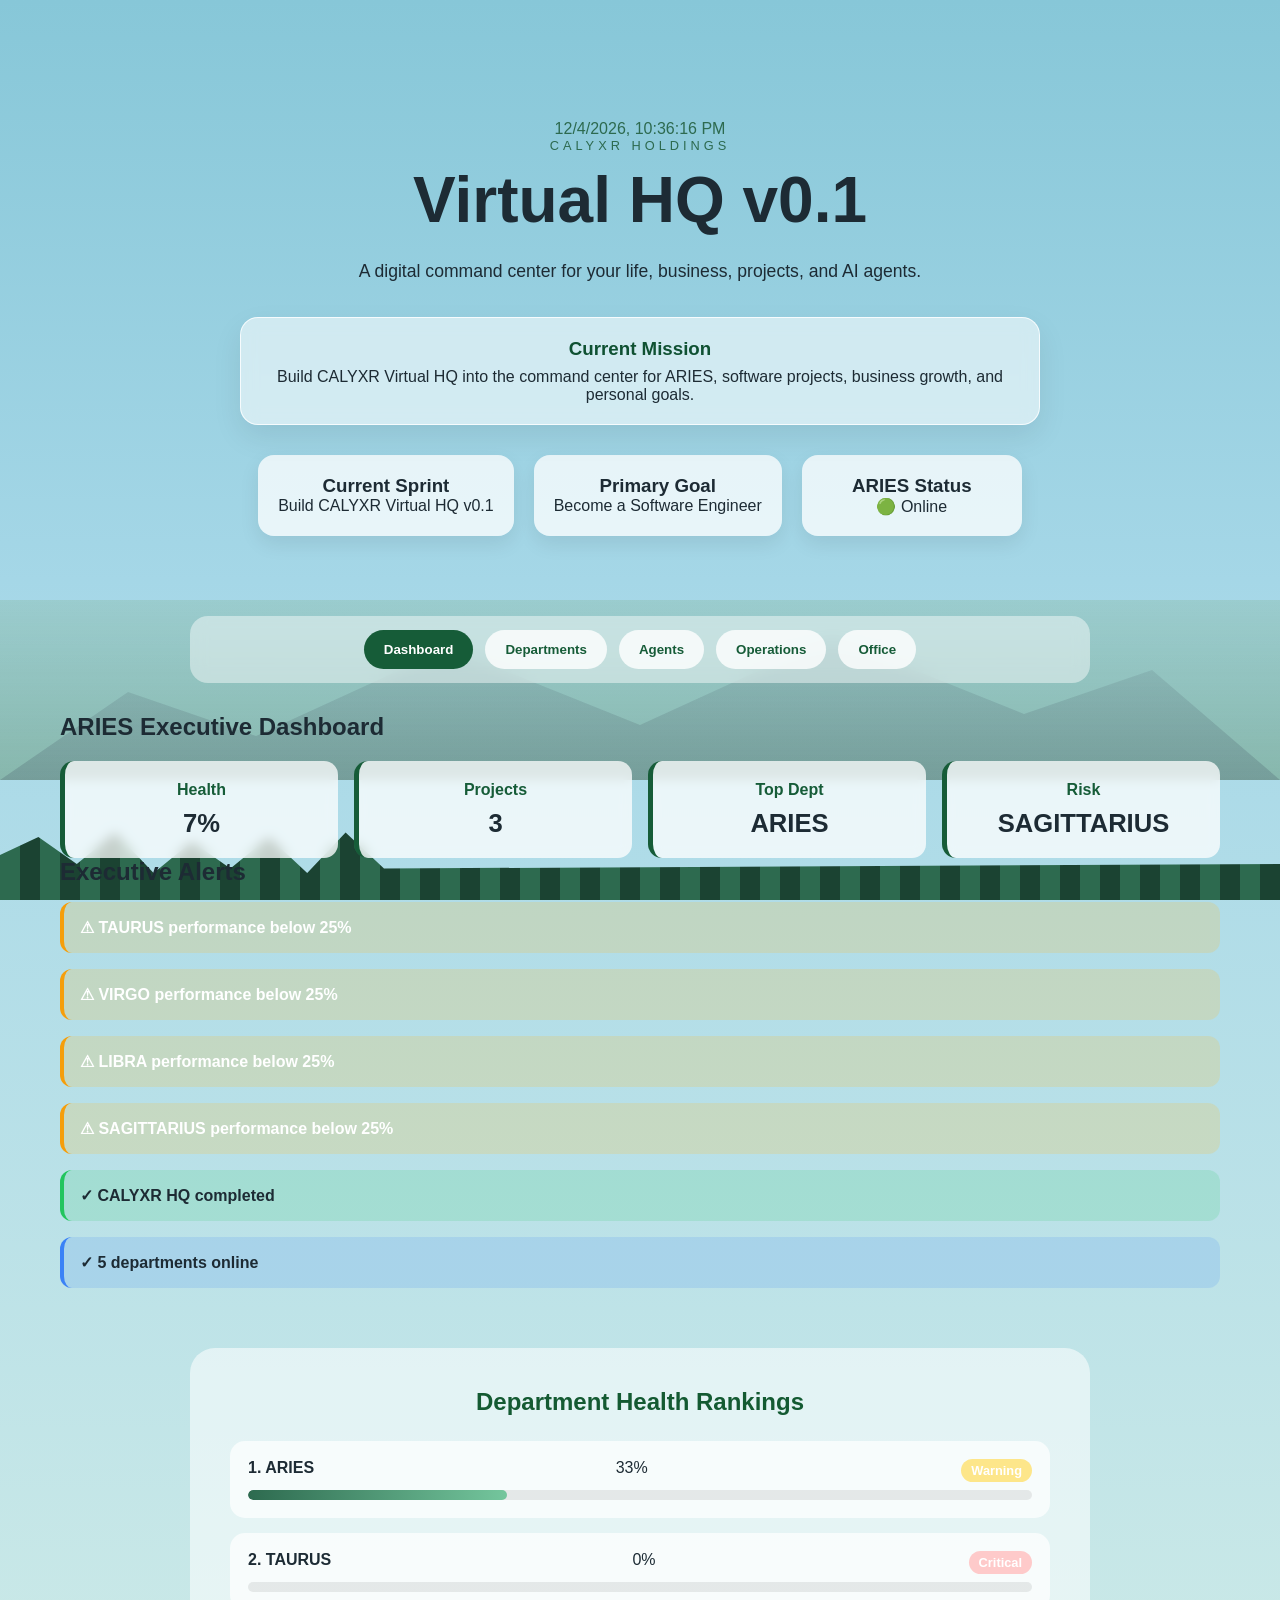
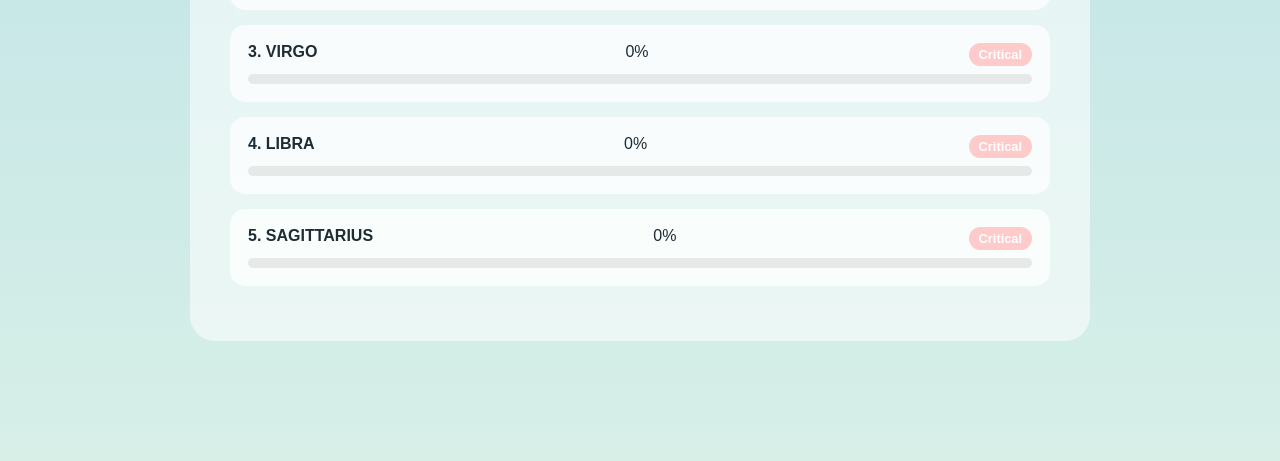
<file: index.html>
<!DOCTYPE html>
<html lang="en">
    <head>
        <meta charset="UTF-8" />
        <meta name="viewport" content="width=device-width, initial-scale=1.0" />
        <title>CALYXR Virtual HQ</title>
        <link rel="stylesheet" href="style.css" />
    </head>
    <body>
        <main class="hq">
            <section class="hero">

                <div id="clock"></div>

                <div class="landscape">

                    <div class="mountains"></div>

                    <div class="campus-ground"></div>

                    <div class="forest"></div>

                </div>

                <p class="eyebrow">CALYXR HOLDINGS</p>
                <h1>Virtual HQ v0.1</h1>
                <p class="subtitle">A digital command center for your life, business, projects, and AI agents.</p>
                
                <div class="mission-panel">
                    <h3>Current Mission</h3>
                    <p>Build CALYXR Virtual HQ into the command center for ARIES, software projects, business growth, and personal goals.</p>
                </div>
                <section class="command-panel">

                    <div class="status-card">
                        <h3>Current Sprint</h3>
                        <p>Build CALYXR Virtual HQ v0.1</p>
                    </div>

                    <div class="status-card">
                        <h3>Primary Goal</h3>
                        <p>Become a Software Engineer</p>
                    </div>

                    <div class="status-card">
                        <h3>ARIES Status</h3>
                        <p>🟢 Online</p>
                    </div>

                </section>

            </section>

            <nav class="executive-nav">
                <button class="tab-button active" data-tab="dashboard">
                    Dashboard
                </button>

                <button class="tab-button" data-tab="departments">
                    Departments
                </button>

                <button class="tab-button" data-tab="agents">
                    Agents
                </button>

                <button class="tab-button" data-tab="operations">
                    Operations
                </button>

                <button class="tab-button" data-tab="office">
                    Office
                </button>
            </nav>

            <section id="dashboard-tab" class="tab-content active">
                <section class="panel">
                    <h2>ARIES Executive Dashboard</h2>

                    <div id="executive-dashboard"></div>
                </section>

                <section class="panel">
                    <h2>Executive Alerts</h2>

                    <div id="alerts-container"></div>
                </section>

                <section class="department-rankings">
                    <h2>Department Health Rankings</h2>

                    <div id="rankings-container"></div>
                </section>

            </section>

            <section id="departments-tab" class="tab-content">
               
                <section class="panel">
                    <h2>Department Command Console</h2>

                    <div id="department-details">

                        <h3>Select a Department</h3>

                        <p>Click a department ranking to view details.</p>

                    </div>
                </section>

                <section class="agent-status-board">

                    <h2>Department Command Status</h2>

                    <div class="department-status-grid" id="department-status-container"></div>

                </section>

                <section class="panel">
                    <h2>Department Intelligence</h2>

                    <div id="department-insights-container"></div>
                </section>

                <section class="panel collaboration-panel">
                    <h2>Cross Department Collaboration</h2>

                    <div id="collaboration-container">
                    </div>
                </section>

                <section class="panel">
                    <h2>Department Mission Briefings</h2>

                    <div id="mission-briefings-container"></div>
                </section>

            </section>

            <section id="agents-tab" class="tab-content">
                
                <section class="panel">
                    <h2>Agent Recommendations</h2>
                    <div id="agent-recommendations-container"></div>
                </section>

                <section class="agent-command-center">
                    <h2>Agent Command Center</h2>

                    <div id="agent-status-container"></div>
                </section>

                <section class="task-board">
                    <h2>Agent Task Board</h2>

                    <div id="task-container"></div>

                </section>

            </section>

            <section id="operations-tab" class="tab-content">
                
                <section class="executive-metrics">

                    <h2>Executive Metrics</h2>

                    <div id="metrics-container"></div>

                </section>
                
                <section class="metrics-panel">

                    <div class="metric-card">
                        <h3>Departments</h3>
                        <p id="departments-count"></p>
                    </div>

                    <div class="metric-card">
                        <h3>Active Projects</h3>
                        <p id="projects-count"></p>
                    </div>

                    <div class="metric-card">
                        <h3>AI Agents</h3>
                        <p id="agents-count"></p>
                    </div>

                    <div class="metric-card">
                        <h3>HQ Version</h3>
                        <p id="hq-version"></p>
                    </div>

                </section>

                <section class="executive-brief">
                    <h2>ARIES Executive Brief</h2>

                    <div id="executive-brief-container"></div>
                </section>

                <section class="roadmap-panel">

                    <h2>CALYXR Roadmap</h2>

                    <ul id="roadmap-container"></ul>

                </section>

                <section class="project-tracker">

                    <h2>Active Project Tracker</h2>

                    <div id="project-tracker-container"></div>

                </section>

                <section class="activity-feed">
                    <h2>Executive Activity Feed</h2>
                    <div id="activity-container"></div>

                </section>
                
                <section class="campus-title">
                    <p class="eyebrow">HEADQUARTERS DISTRICT</p>

                    <h2>Founding Agent Offices</h2>
                </section>

                <section class="campus-map">
                                
                    <a href="pages/aries.html" class="agent-card building aries tower">
                        <h2>ARIES</h2>
                        <p>Adaptive Reasoning & Intelligent Executive System</p>
                        <span>Executive Tower</span>
                    </a>

                    <a href="pages/taurus.html" class="agent-card building taurus dev-wing">
                        <h2>TAURUS</h2>
                        <p>Technical Architecture & Unified Resource Utility System</p>
                        <span>Development Wing</span>
                    </a>

                    <a href="pages/virgo.html" class="agent-card building virgo library">
                        <h2>VIRGO</h2>
                        <p>Verification, Intelligence, Research & Growth Operations</p>
                        <span>Grand Library</span>
                    </a>

                    <a href="pages/sagittarius.html" class="agent-card building sagittarius strategy">
                        <h2>SAGITTARIUS</h2>
                        <p>Strategic Advancement & Growth Intelligence Through Tactical Analysis, Research, Innovation & Unified Systems</p>
                        <span>Strategy Chamber</span>
                    </a>

                    <a href="pages/libra.html" class="agent-card building libra treasury">
                        <h2>LIBRA</h2>
                        <p>Logistics, Investment, Budgeting & Resource Allocation</p>
                        <span>Treasury Hall</span>
                    </a>
                </section>
                
                <section class="panel">
                    <h2>Executive Insights</h2>

                    <div id="executive-insights-container"></div>
                </section>

                <section class="panel">

                    <h2>
                        Executive Decisions
                    </h2>

                    <div
                        id="executive-decisions-container">
                    </div>

                </section>

                <section class="panel">
                    <h2>Strategic Directives</h2>

                    <div id="strategic-directives-container"></div>
                </section>

            </section>

            <section id="office-tab" class="tab-content">

                <section class="campus-title">
                    <p class="eyebrow">HIDDEN BACKEND</p>

                    <h2>The Office</h2>
                </section>

                <section class="panel office-panel">
                    <p class="office-hint">Click a floor to walk in, click a room to look inside, click an agent to inspect them.</p>

                    <canvas id="office-canvas" width="800" height="600"></canvas>

                    <div id="office-info-panel">
                        <p class="office-info-hint">Click an agent to inspect them.</p>
                    </div>
                </section>

            </section>

        </main>

        <script src="scripts/data.js"></script>
        <script src="script.js"></script>
        <script src="scripts/pixel-office.js"></script>
    </body>
</html>
</file>
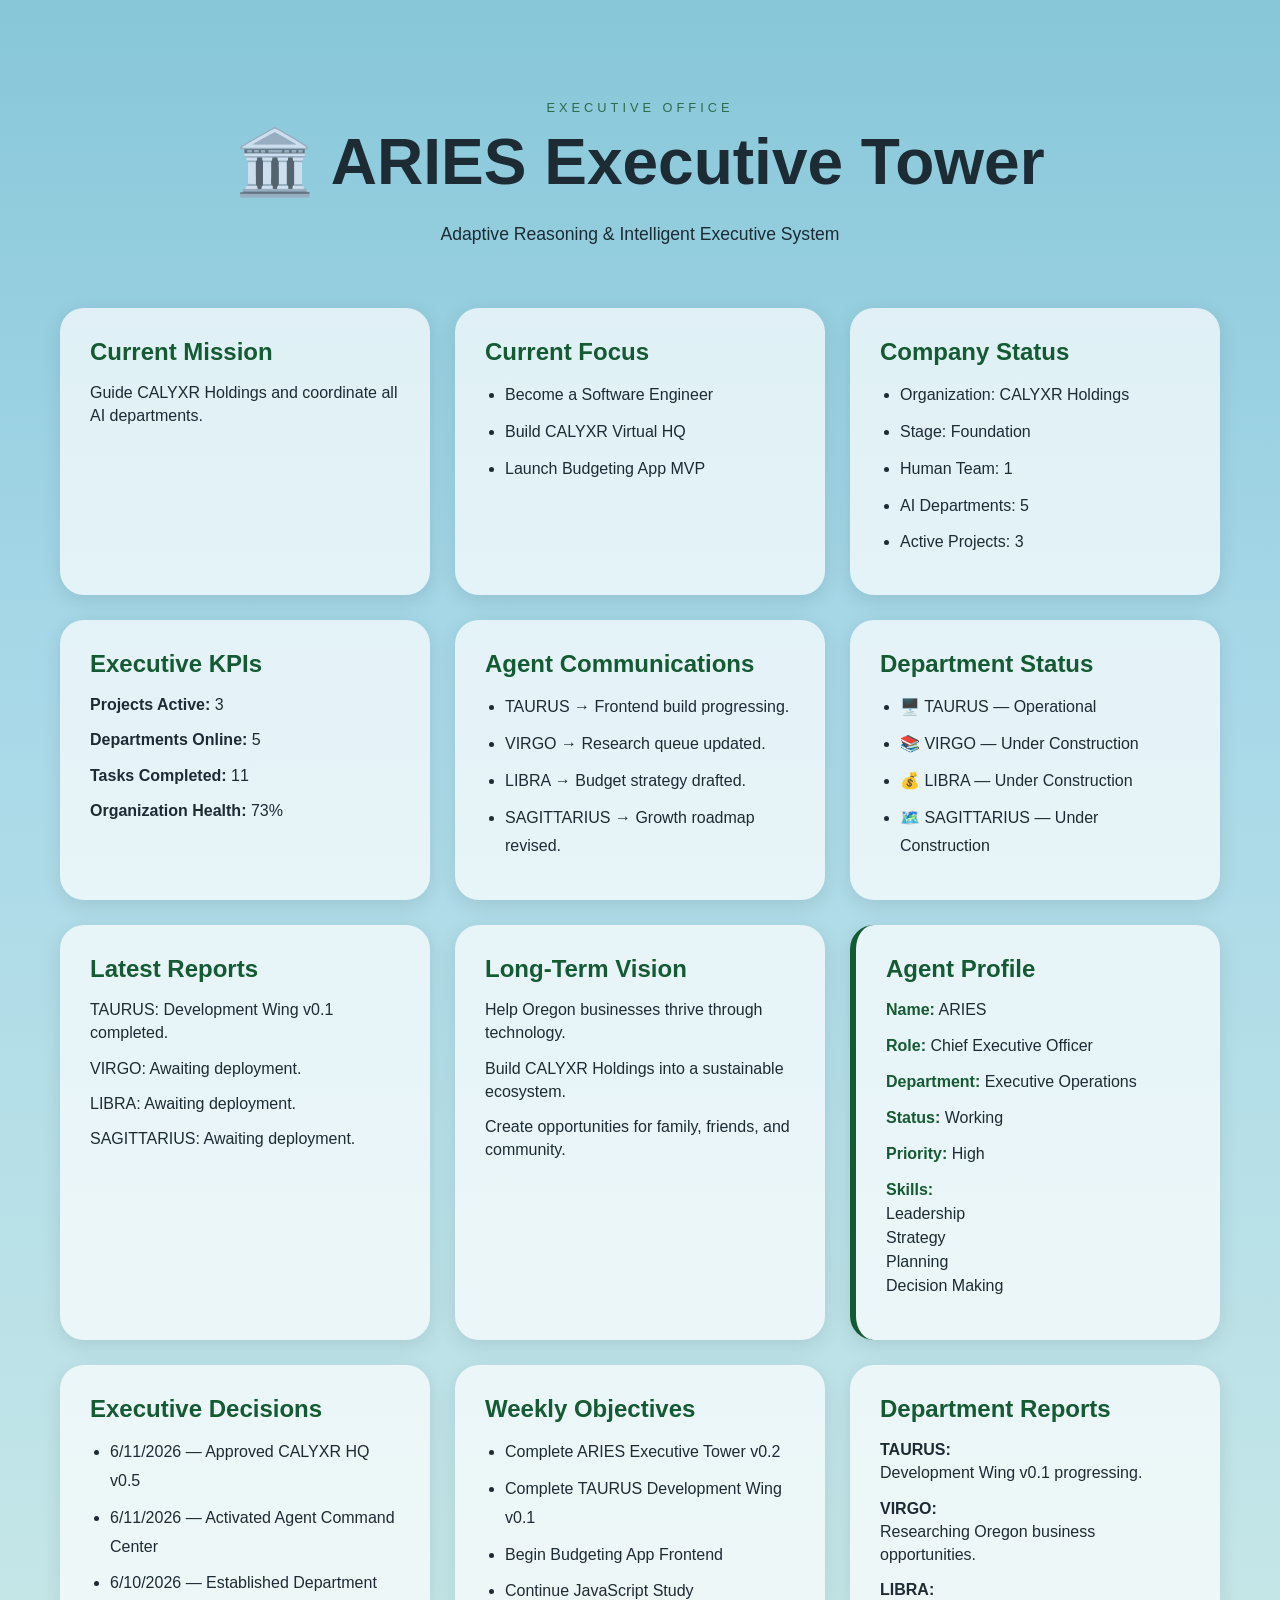
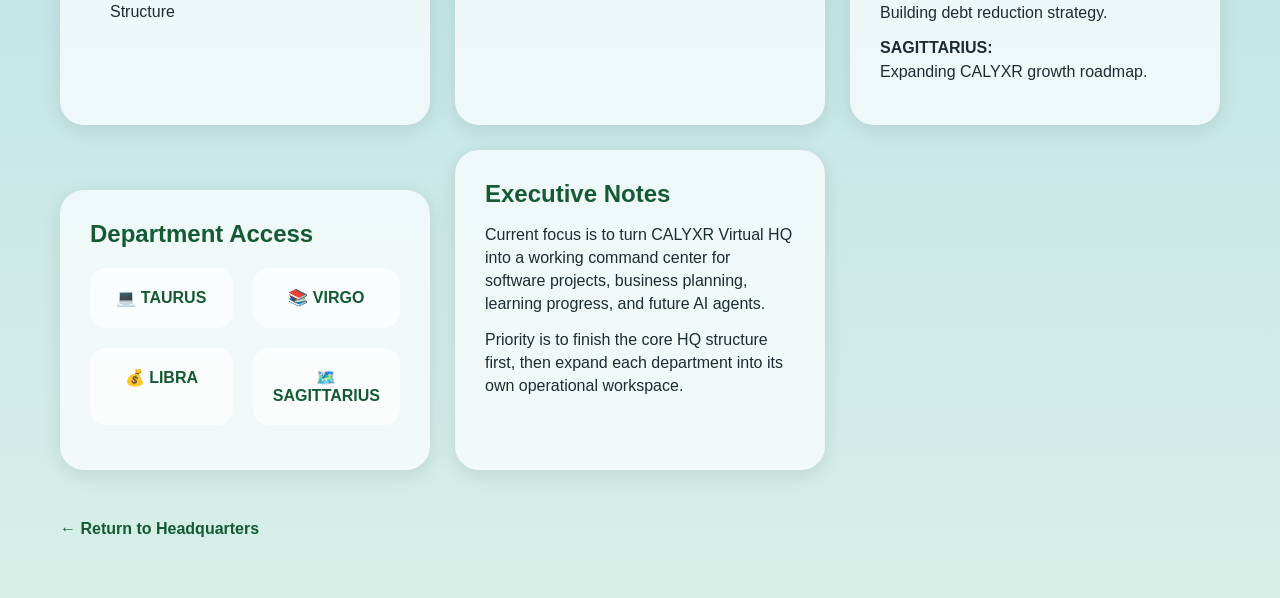
<file: pages/aries.html>
<!DOCTYPE html>
<html lang="en">
    <head>
        <meta charset="UTF-8">
        <meta name="viewport" content="width=device-width, initial-scale=1.0">
        <title>ARIES Executive Tower</title>
        <link rel="stylesheet" href="../style.css">
    </head>
    <body>

        <main class="hq">

            <section class="hero">
                <p class="eyebrow">EXECUTIVE OFFICE</p>

                <h1>🏛️ ARIES Executive Tower</h1>

                <p class="subtitle">
                Adaptive Reasoning & Intelligent Executive System
                </p>
            </section>

            <section class="executive-grid">

                <div class="tower-card">
                    <h2>Current Mission</h2>

                    <p>
                        Guide CALYXR Holdings and coordinate all AI departments.
                    </p>
                </div>

                <div class="tower-card">
                    <h2>Current Focus</h2>

                    <ul>
                        <li>Become a Software Engineer</li>
                        <li>Build CALYXR Virtual HQ</li>
                        <li>Launch Budgeting App MVP</li>
                    </ul>
                </div>

                <div class="tower-card">
                    <h2>Company Status</h2>

                    <ul>
                        <li>Organization: CALYXR Holdings</li>
                        <li>Stage: Foundation</li>
                        <li>Human Team: 1</li>
                        <li>AI Departments: 5</li>
                        <li>Active Projects: 3</li>
                    </ul>
                </div>

                <div class="tower-card">
                    <h2>Executive KPIs</h2>

                    <p><strong>Projects Active:</strong> 3</p>

                    <p><strong>Departments Online:</strong> 5</p>

                    <p><strong>Tasks Completed:</strong> 11</p>

                    <p><strong>Organization Health:</strong> 73%</p>
                </div>

                <div class="tower-card">
                    <h2>Agent Communications</h2>

                    <ul>
                        <li>TAURUS → Frontend build progressing.</li>

                        <li>VIRGO → Research queue updated.</li>

                        <li>LIBRA → Budget strategy drafted.</li>

                        <li>SAGITTARIUS → Growth roadmap revised.</li>
                    </ul>
                </div>

                <div class="tower-card">
                    <h2>Department Status</h2>

                    <ul>
                        <li>🖥️ TAURUS — Operational</li>
                        <li>📚 VIRGO — Under Construction</li>
                        <li>💰 LIBRA — Under Construction</li>
                        <li>🗺️ SAGITTARIUS — Under Construction</li>
                    </ul>
                </div>

                <div class="tower-card">
                    <h2>Latest Reports</h2>

                    <p>
                        TAURUS: Development Wing v0.1 completed.
                    </p>

                    <p>
                        VIRGO: Awaiting deployment.
                    </p>

                    <p>
                        LIBRA: Awaiting deployment.
                    </p>

                    <p>
                        SAGITTARIUS: Awaiting deployment.
                    </p>
                </div>

                <div class="tower-card">
                    <h2>Long-Term Vision</h2>

                    <p>
                        Help Oregon businesses thrive through technology.
                    </p>

                    <p>
                        Build CALYXR Holdings into a sustainable ecosystem.
                    </p>

                    <p>
                        Create opportunities for family, friends, and community.
                    </p>
                </div>

                <div class="tower-card profile-card">

                    <h2>Agent Profile</h2>

                    <div class="profile-section">
                        <strong>Name:</strong> ARIES
                    </div>

                    <div class="profile-section">
                        <strong>Role:</strong> Chief Executive Officer
                    </div>

                    <div class="profile-section">
                        <strong>Department:</strong> Executive Operations
                    </div>

                    <div class="profile-section">
                        <strong>Status:</strong> Working
                    </div>

                    <div class="profile-section">
                        <strong>Priority:</strong> High
                    </div>

                    <div class="profile-section">
                        <strong>Skills:</strong><br>
                        Leadership<br>
                        Strategy<br>
                        Planning<br>
                        Decision Making
                    </div>

                </div>
                
                <div class="tower-card">
                    <h2>Executive Decisions</h2>

                    <ul>
                        <li>6/11/2026 — Approved CALYXR HQ v0.5</li>
                        <li>6/11/2026 — Activated Agent Command Center</li>
                        <li>6/10/2026 — Established Department Structure</li>
                    </ul>
                </div>

                <div class="tower-card">
                    <h2>Weekly Objectives</h2>

                    <ul>
                        <li>Complete ARIES Executive Tower v0.2</li>
                        <li>Complete TAURUS Development Wing v0.1</li>
                        <li>Begin Budgeting App Frontend</li>
                        <li>Continue JavaScript Study</li>
                    </ul>
                </div>

                <div class="tower-card">
                    <h2>Department Reports</h2>

                    <p>
                        <strong>TAURUS:</strong><br>
                        Development Wing v0.1 progressing.
                    </p>

                    <p>
                        <strong>VIRGO:</strong><br>
                        Researching Oregon business opportunities.
                    </p>

                    <p>
                        <strong>LIBRA:</strong><br>
                        Building debt reduction strategy.
                    </p>

                    <p>
                        <strong>SAGITTARIUS:</strong><br>
                        Expanding CALYXR growth roadmap.
                    </p>
                </div>

                <div class="tower-card department-links">

                    <h2>Department Access</h2>

                    <div class="department-grid">

                        <a href="taurus.html" class="department-button">
                        💻 TAURUS
                        </a>

                        <a href="virgo.html" class="department-button">
                        📚 VIRGO
                        </a>

                        <a href="libra.html" class="department-button">
                        💰 LIBRA
                        </a>

                        <a href="sagittarius.html" class="department-button">
                        🗺️ SAGITTARIUS
                        </a>

                    </div>

                </div>

                <div class="tower-card">
                    <h2>Executive Notes</h2>

                    <p>
                        Current focus is to turn CALYXR Virtual HQ into a working command center
                        for software projects, business planning, learning progress, and future AI agents.
                    </p>

                    <p>
                        Priority is to finish the core HQ structure first, then expand each department
                        into its own operational workspace.
                    </p>
                </div>

            </section>

            

            <a class="back-link" href="../index.html">← Return to Headquarters</a>

        </main>

    </body>
</html>
</file>
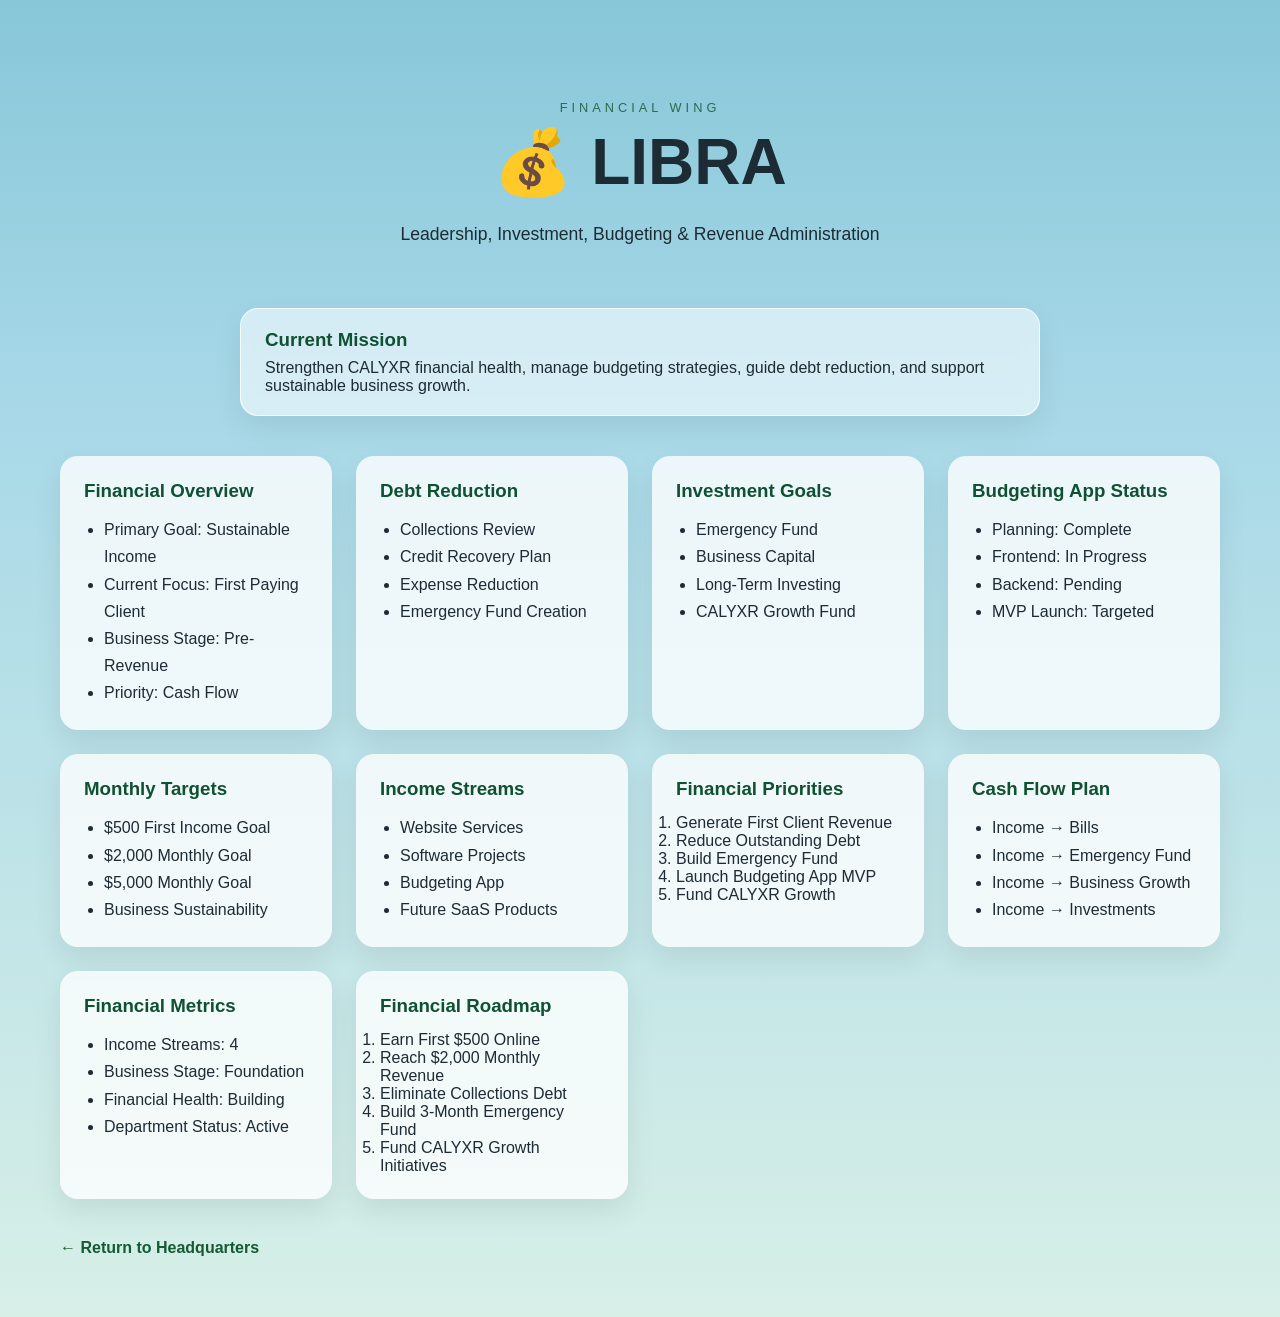
<file: pages/libra.html>
<!DOCTYPE html>
<html lang="en">
    <head>
        <meta charset="UTF-8">
        <meta name="viewport" content="width=device-width, initial-scale=1.0">
        <title>VIRGO Grand Library</title>
        <link rel="stylesheet" href="../style.css">
    </head>
    <body>

        <main class="hq">

            <section class="hero">
                <p class="eyebrow">FINANCIAL WING</p>

                <h1>💰 LIBRA</h1>

                <p class="subtitle">
                Leadership, Investment, Budgeting & Revenue Administration
                </p>
            </section>

            <section class="mission-panel">
                <h3>Current Mission</h3>
                <p>
                Strengthen CALYXR financial health, manage budgeting strategies, guide debt reduction, and support sustainable business growth.
                </p>
            </section>

            <section class="office-grid">

                <div class="office-card">
                    <h3>Financial Overview</h3>

                    <ul>
                        <li>Primary Goal: Sustainable Income</li>
                        <li>Current Focus: First Paying Client</li>
                        <li>Business Stage: Pre-Revenue</li>
                        <li>Priority: Cash Flow</li>
                    </ul>
                </div>

                <div class="office-card">
                    <h3>Debt Reduction</h3>

                    <ul>
                        <li>Collections Review</li>
                        <li>Credit Recovery Plan</li>
                        <li>Expense Reduction</li>
                        <li>Emergency Fund Creation</li>
                    </ul>
                </div>

                <div class="office-card">
                    <h3>Investment Goals</h3>

                    <ul>
                        <li>Emergency Fund</li>
                        <li>Business Capital</li>
                        <li>Long-Term Investing</li>
                        <li>CALYXR Growth Fund</li>
                    </ul>
                </div>

                <div class="office-card">
                    <h3>Budgeting App Status</h3>

                    <ul>
                        <li>Planning: Complete</li>
                        <li>Frontend: In Progress</li>
                        <li>Backend: Pending</li>
                        <li>MVP Launch: Targeted</li>
                    </ul>
                </div>

                <div class="office-card">
                    <h3>Monthly Targets</h3>

                    <ul>
                        <li>$500 First Income Goal</li>
                        <li>$2,000 Monthly Goal</li>
                        <li>$5,000 Monthly Goal</li>
                        <li>Business Sustainability</li>
                    </ul>
                </div>

                <div class="office-card">
                    <h3>Income Streams</h3>

                    <ul>
                        <li>Website Services</li>
                        <li>Software Projects</li>
                        <li>Budgeting App</li>
                        <li>Future SaaS Products</li>
                    </ul>
                </div>

                <div class="office-card">
                    <h3>Financial Priorities</h3>

                    <ol>
                        <li>Generate First Client Revenue</li>
                        <li>Reduce Outstanding Debt</li>
                        <li>Build Emergency Fund</li>
                        <li>Launch Budgeting App MVP</li>
                        <li>Fund CALYXR Growth</li>
                    </ol>
                </div>

                <div class="office-card">
                    <h3>Cash Flow Plan</h3>

                    <ul>
                        <li>Income → Bills</li>
                        <li>Income → Emergency Fund</li>
                        <li>Income → Business Growth</li>
                        <li>Income → Investments</li>
                    </ul>
                </div>

                <div class="office-card">
                    <h3>Financial Metrics</h3>

                    <ul>
                        <li>Income Streams: 4</li>
                        <li>Business Stage: Foundation</li>
                        <li>Financial Health: Building</li>
                        <li>Department Status: Active</li>
                    </ul>
                </div>

                <div class="office-card">
                    <h3>Financial Roadmap</h3>

                    <ol>
                        <li>Earn First $500 Online</li>
                        <li>Reach $2,000 Monthly Revenue</li>
                        <li>Eliminate Collections Debt</li>
                        <li>Build 3-Month Emergency Fund</li>
                        <li>Fund CALYXR Growth Initiatives</li>
                    </ol>
                </div>

            </section>

            <a class="back-link" href="../index.html">← Return to Headquarters</a>

        </main>

    </body>
</html>
</file>
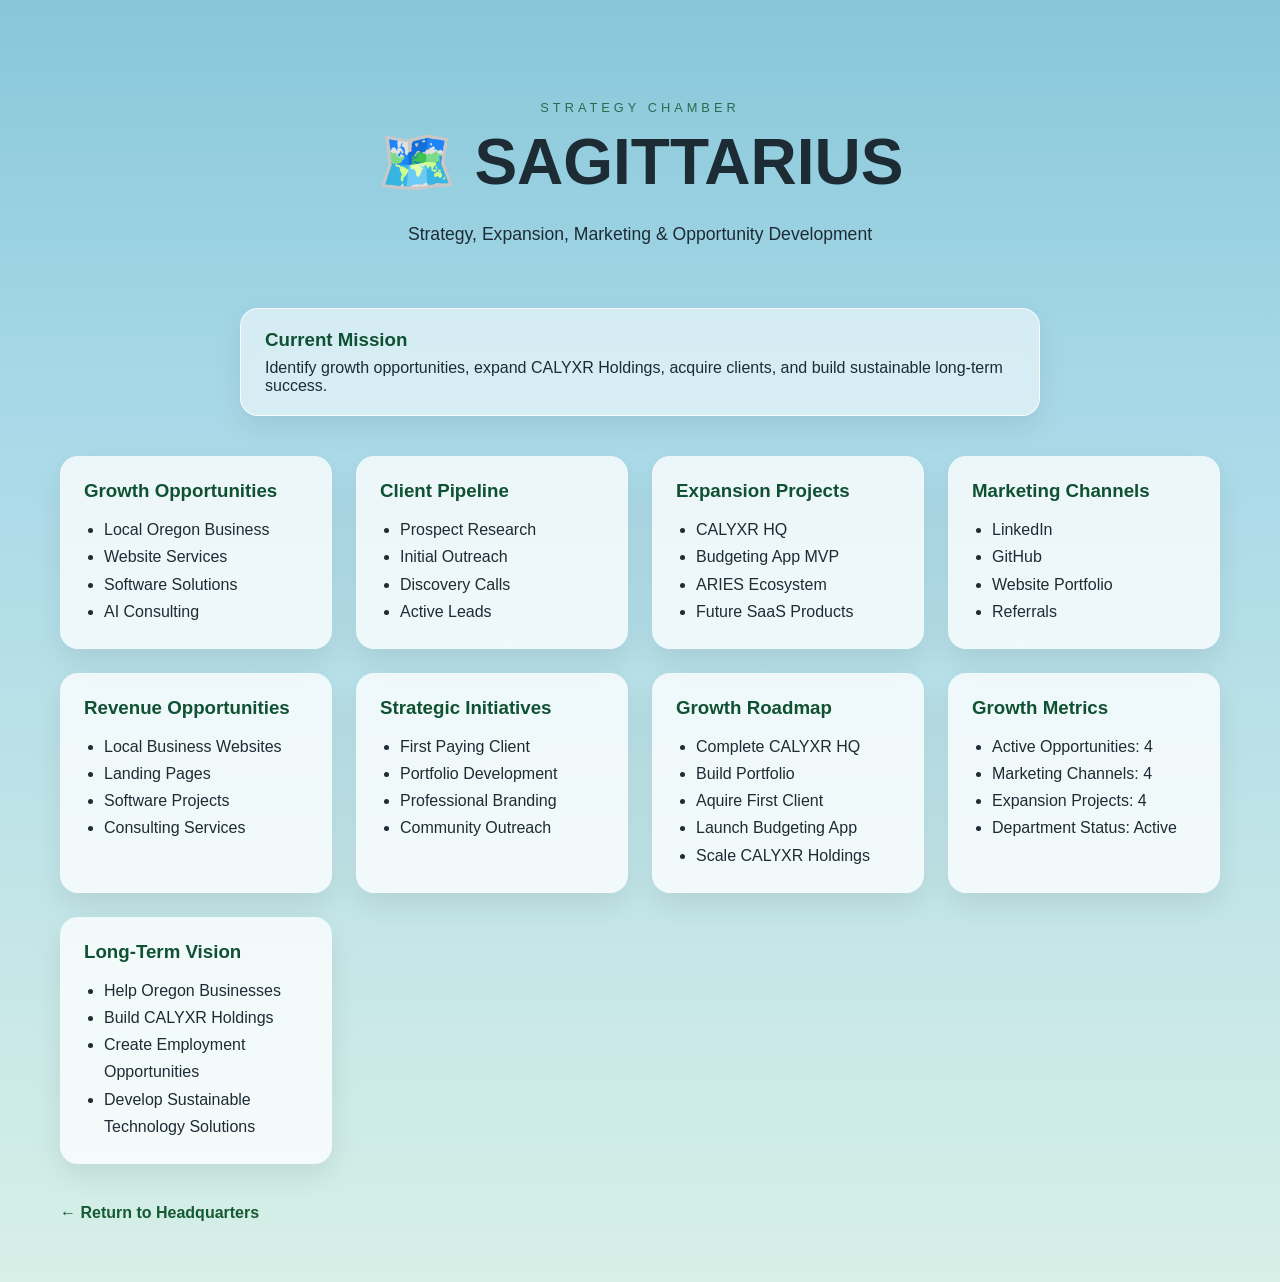
<file: pages/sagittarius.html>
<!DOCTYPE html>
<html lang="en">
    <head>
        <meta charset="UTF-8">
        <meta name="viewport" content="width=device-width, initial-scale=1.0">
        <title>VIRGO Grand Library</title>
        <link rel="stylesheet" href="../style.css">
    </head>
    <body>

        <main class="hq">

            <section class="hero">
                <p class="eyebrow">STRATEGY CHAMBER</p>

                <h1>🗺️ SAGITTARIUS</h1>

                <p class="subtitle">
                Strategy, Expansion, Marketing & Opportunity Development
                </p>
            </section>

            <section class="mission-panel">
                <h3>Current Mission</h3>
                <p>
                Identify growth opportunities, expand CALYXR Holdings, acquire clients, and build sustainable long-term success.
                </p>
            </section>

            <section class="office-grid">

                <div class="office-card">
                    <h3>Growth Opportunities</h3>
                    <ul>
                        <li>Local Oregon Business</li>
                        <li>Website Services</li>
                        <li>Software Solutions</li>
                        <li>AI Consulting</li>
                    </ul>
                </div>

                <div class="office-card">
                    <h3>Client Pipeline</h3>
                    <ul>
                        <li>Prospect Research</li>
                        <li>Initial Outreach</li>
                        <li>Discovery Calls</li>
                        <li>Active Leads</li>
                    </ul>
                </div>

                <div class="office-card">
                    <h3>Expansion Projects</h3>
                    <ul>
                        <li>CALYXR HQ</li>
                        <li>Budgeting App MVP</li>
                        <li>ARIES Ecosystem</li>
                        <li>Future SaaS Products</li>
                    </ul>
                </div>

                <div class="office-card">
                    <h3>Marketing Channels</h3>
                    <ul>
                        <li>LinkedIn</li>
                        <li>GitHub</li>
                        <li>Website Portfolio</li>
                        <li>Referrals</li>
                    </ul>
                </div>

                <div class="office-card">
                    <h3>Revenue Opportunities</h3>
                    <ul>
                        <li>Local Business Websites</li>
                        <li>Landing Pages</li>
                        <li>Software Projects</li>
                        <li>Consulting Services</li>
                    </ul>
                </div>

                <div class="office-card">
                    <h3>Strategic Initiatives</h3>
                    <ul>
                        <li>First Paying Client</li>
                        <li>Portfolio Development</li>
                        <li>Professional Branding</li>
                        <li>Community Outreach</li>
                    </ul>
                </div>

                <div class="office-card">
                    <h3>Growth Roadmap</h3>
                    <ul>
                        <li>Complete CALYXR HQ</li>
                        <li>Build Portfolio</li>
                        <li>Aquire First Client</li>
                        <li>Launch Budgeting App</li>
                        <li>Scale CALYXR Holdings</li>
                    </ul>
                </div>

                <div class="office-card">
                    <h3>Growth Metrics</h3>
                    <ul>
                        <li>Active Opportunities: 4</li>
                        <li>Marketing Channels: 4</li>
                        <li>Expansion Projects: 4</li>
                        <li>Department Status: Active</li>
                    </ul>
                </div>

                <div class="office-card">
                    <h3>Long-Term Vision</h3>
                    <ul>
                        <li>Help Oregon Businesses</li>
                        <li>Build CALYXR Holdings</li>
                        <li>Create Employment Opportunities</li>
                        <li>Develop Sustainable Technology Solutions</li>
                    </ul>
                </div>

            </section>

            <a class="back-link" href="../index.html">← Return to Headquarters</a>

        </main>

    </body>
</html>
</file>
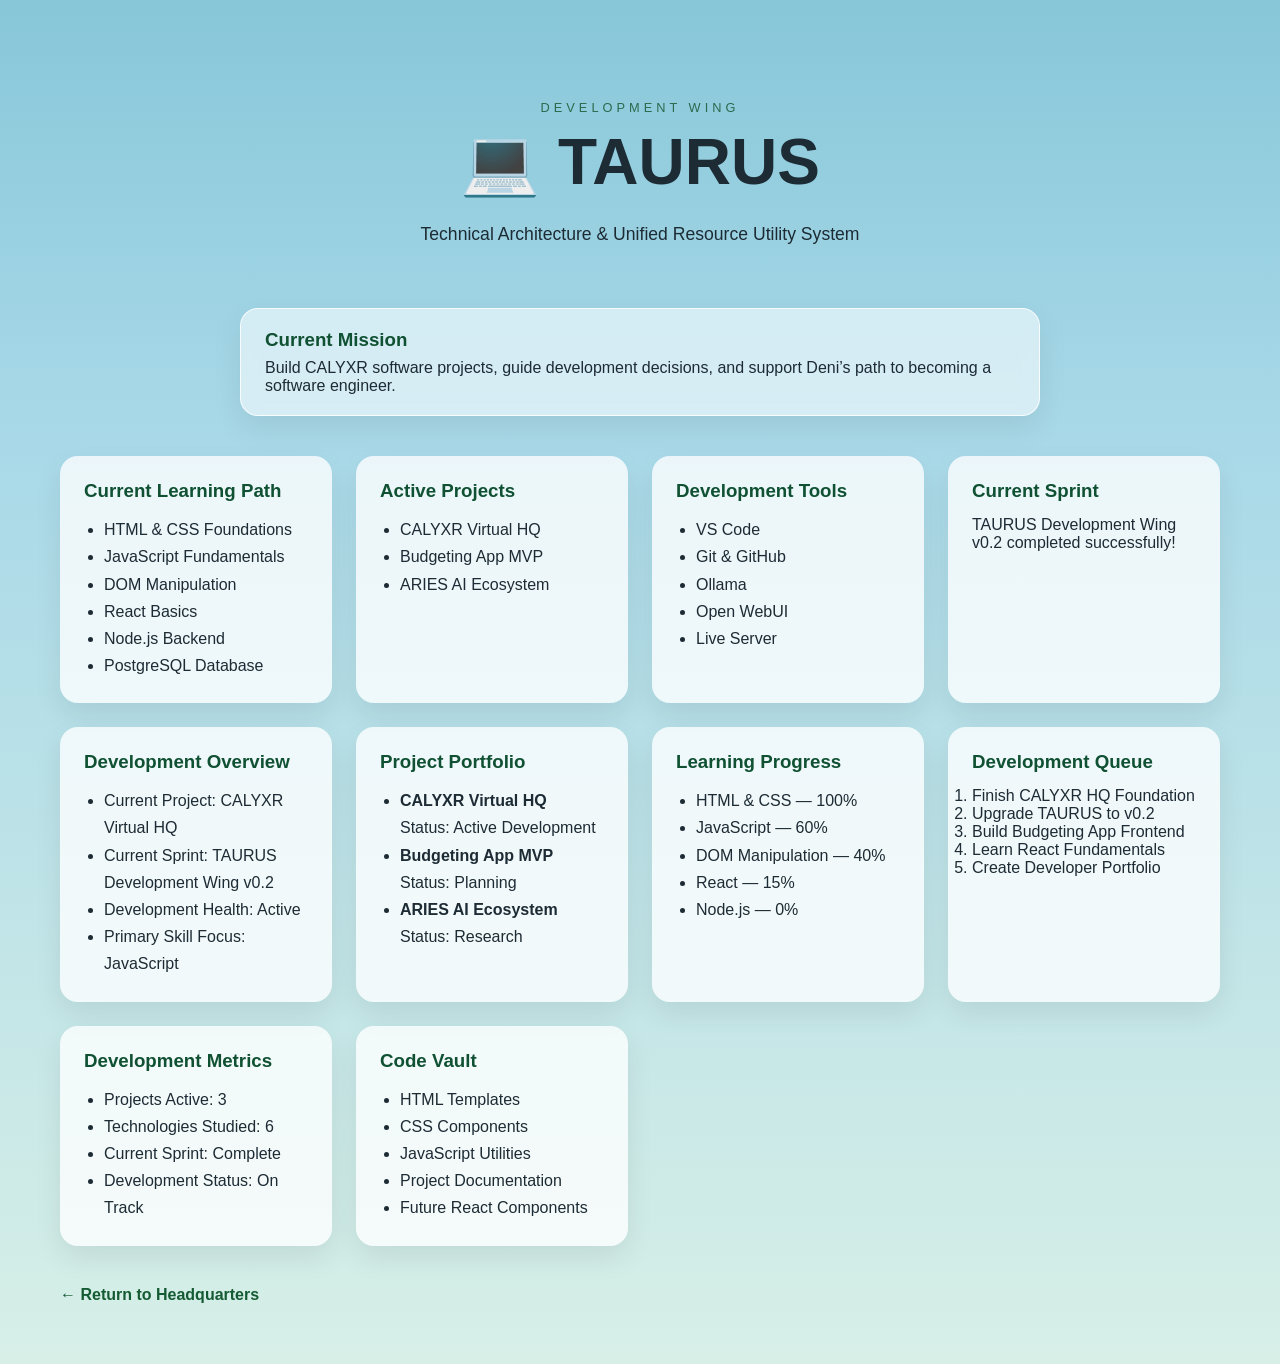
<file: pages/taurus.html>
<!DOCTYPE html>
<html lang="en">
    <head>
        <meta charset="UTF-8">
        <meta name="viewport" content="width=device-width, initial-scale=1.0">
        <title>TAURUS Development Wing</title>
        <link rel="stylesheet" href="../style.css">
    </head>
    <body>

        <main class="hq">

            <section class="hero">
                <p class="eyebrow">DEVELOPMENT WING</p>

                <h1>💻 TAURUS</h1>

                <p class="subtitle">
                Technical Architecture & Unified Resource Utility System
                </p>
            </section>

            <section class="mission-panel">
                <h3>Current Mission</h3>
                <p>
                Build CALYXR software projects, guide development decisions,
                and support Deni’s path to becoming a software engineer.
                </p>
            </section>

            <section class="office-grid">

                <div class="office-card">
                    <h3>Current Learning Path</h3>
                    <ul>
                        <li>HTML & CSS Foundations</li>
                        <li>JavaScript Fundamentals</li>
                        <li>DOM Manipulation</li>
                        <li>React Basics</li>
                        <li>Node.js Backend</li>
                        <li>PostgreSQL Database</li>
                    </ul>
                </div>

                <div class="office-card">
                    <h3>Active Projects</h3>
                    <ul>
                        <li>CALYXR Virtual HQ</li>
                        <li>Budgeting App MVP</li>
                        <li>ARIES AI Ecosystem</li>
                    </ul>
                </div>

                <div class="office-card">
                    <h3>Development Tools</h3>
                    <ul>
                        <li>VS Code</li>
                        <li>Git & GitHub</li>
                        <li>Ollama</li>
                        <li>Open WebUI</li>
                        <li>Live Server</li>
                    </ul>
                </div>

                <div class="office-card">
                    <h3>Current Sprint</h3>
                    <p>
                        TAURUS Development Wing v0.2 completed successfully!
                    </p>
                </div>

                <div class="office-card">
                    <h3>Development Overview</h3>

                    <ul>
                        <li>Current Project: CALYXR Virtual HQ</li>
                        <li>Current Sprint: TAURUS Development Wing v0.2</li>
                        <li>Development Health: Active</li>
                        <li>Primary Skill Focus: JavaScript</li>
                    </ul>
                </div>

                <div class="office-card">
                    <h3>Project Portfolio</h3>

                    <ul>
                        <li><strong>CALYXR Virtual HQ</strong><br>Status: Active Development</li>
                        <li><strong>Budgeting App MVP</strong><br>Status: Planning</li>
                        <li><strong>ARIES AI Ecosystem</strong><br>Status: Research</li>
                    </ul>
                </div>

                <div class="office-card">
                    <h3>Learning Progress</h3>

                    <ul>
                        <li>HTML & CSS — 100%</li>
                        <li>JavaScript — 60%</li>
                        <li>DOM Manipulation — 40%</li>
                        <li>React — 15%</li>
                        <li>Node.js — 0%</li>
                    </ul>
                </div>

                <div class="office-card">
                    <h3>Development Queue</h3>

                    <ol>
                        <li>Finish CALYXR HQ Foundation</li>
                        <li>Upgrade TAURUS to v0.2</li>
                        <li>Build Budgeting App Frontend</li>
                        <li>Learn React Fundamentals</li>
                        <li>Create Developer Portfolio</li>
                    </ol>
                </div>

                <div class="office-card">
                    <h3>Development Metrics</h3>

                    <ul>
                        <li>Projects Active: 3</li>
                        <li>Technologies Studied: 6</li>
                        <li>Current Sprint: Complete</li>
                        <li>Development Status: On Track</li>
                    </ul>
                </div>

                <div class="office-card">
                    <h3>Code Vault</h3>

                    <ul>
                        <li>HTML Templates</li>
                        <li>CSS Components</li>
                        <li>JavaScript Utilities</li>
                        <li>Project Documentation</li>
                        <li>Future React Components</li>
                    </ul>
                </div>

            </section>

            <a class="back-link" href="../index.html">← Return to Headquarters</a>

        </main>

    </body>
</html>
</file>
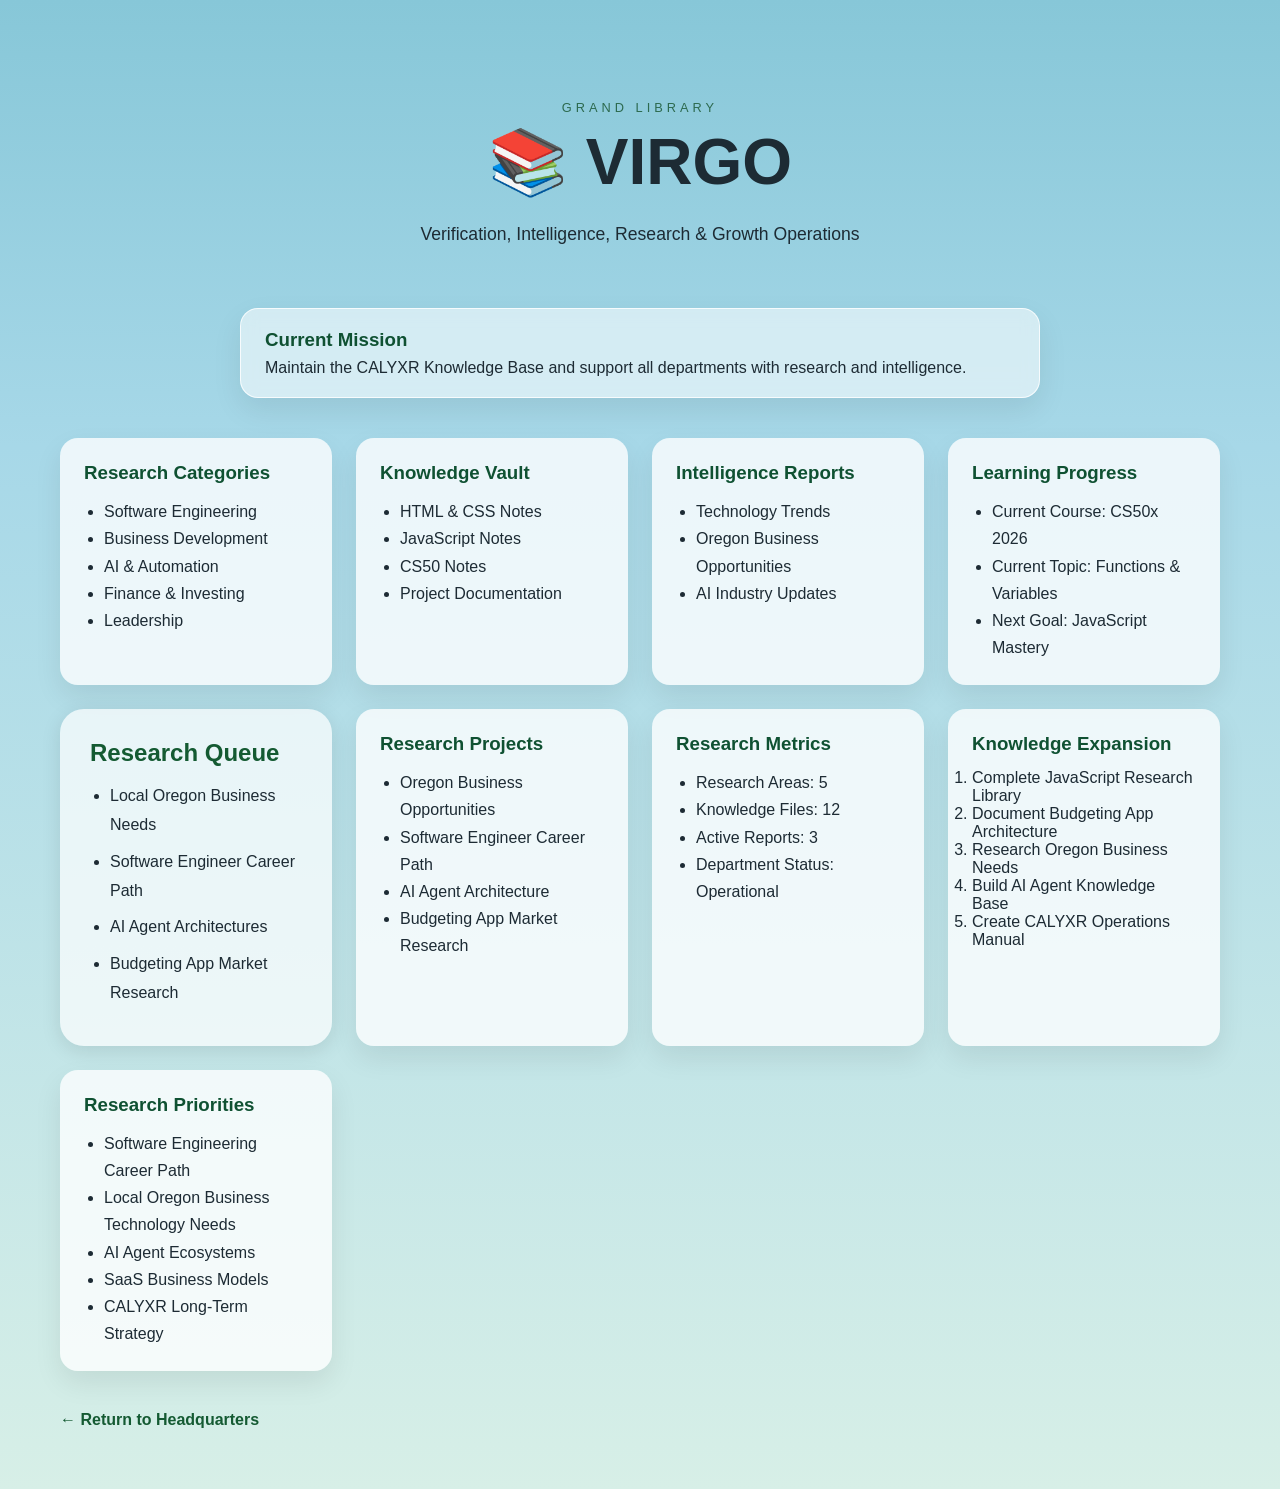
<file: pages/virgo.html>
<!DOCTYPE html>
<html lang="en">
    <head>
        <meta charset="UTF-8">
        <meta name="viewport" content="width=device-width, initial-scale=1.0">
        <title>VIRGO Grand Library</title>
        <link rel="stylesheet" href="../style.css">
    </head>
    <body>

        <main class="hq">

            <section class="hero">
                <p class="eyebrow">GRAND LIBRARY</p>

                <h1>📚 VIRGO</h1>

                <p class="subtitle">
                Verification, Intelligence, Research & Growth Operations
                </p>
            </section>

            <section class="mission-panel">
                <h3>Current Mission</h3>
                <p>
                Maintain the CALYXR Knowledge Base and support all departments with research and intelligence.
                </p>
            </section>

            <section class="office-grid">

                <div class="office-card">
                    <h3>Research Categories</h3>
                    <ul>
                        <li>Software Engineering</li>
                        <li>Business Development</li>
                        <li>AI & Automation</li>
                        <li>Finance & Investing</li>
                        <li>Leadership</li>
                    </ul>
                </div>

                <div class="office-card">
                    <h3>Knowledge Vault</h3>
                    <ul>
                        <li>HTML & CSS Notes</li>
                        <li>JavaScript Notes</li>
                        <li>CS50 Notes</li>
                        <li>Project Documentation</li>
                    </ul>
                </div>

                <div class="office-card">
                    <h3>Intelligence Reports</h3>
                    <ul>
                        <li>Technology Trends</li>
                        <li>Oregon Business Opportunities</li>
                        <li>AI Industry Updates</li>
                    </ul>
                </div>

                <div class="office-card">
                    <h3>Learning Progress</h3>
                    <ul>
                        <li>Current Course: CS50x 2026</li>
                        <li>Current Topic: Functions & Variables</li>
                        <li>Next Goal: JavaScript Mastery</li>
                    </ul>
                </div>

                <div class="tower-card">

                    <h2>Research Queue</h2>

                    <ul>
                        <li>Local Oregon Business Needs</li>
                        <li>Software Engineer Career Path</li>
                        <li>AI Agent Architectures</li>
                        <li>Budgeting App Market Research</li>
                    </ul>

                </div>

                <div class="office-card">
                    <h3>Research Projects</h3>

                    <ul>
                        <li>Oregon Business Opportunities</li>
                        <li>Software Engineer Career Path</li>
                        <li>AI Agent Architecture</li>
                        <li>Budgeting App Market Research</li>
                    </ul>
                </div>

                <div class="office-card">
                    <h3>Research Metrics</h3>

                    <ul>
                        <li>Research Areas: 5</li>
                        <li>Knowledge Files: 12</li>
                        <li>Active Reports: 3</li>
                        <li>Department Status: Operational</li>
                    </ul>
                </div>

                <div class="office-card">
                    <h3>Knowledge Expansion</h3>

                    <ol>
                        <li>Complete JavaScript Research Library</li>
                        <li>Document Budgeting App Architecture</li>
                        <li>Research Oregon Business Needs</li>
                        <li>Build AI Agent Knowledge Base</li>
                        <li>Create CALYXR Operations Manual</li>
                    </ol>
                </div>

                <div class="office-card">
                    <h3>Research Priorities</h3>

                    <ul>
                        <li>Software Engineering Career Path</li>
                        <li>Local Oregon Business Technology Needs</li>
                        <li>AI Agent Ecosystems</li>
                        <li>SaaS Business Models</li>
                        <li>CALYXR Long-Term Strategy</li>
                    </ul>
                </div>

            </section>

            <a class="back-link" href="../index.html">← Return to Headquarters</a>

        </main>

    </body>
</html>
</file>
<file: style.css>
* {
  margin: 0;
  padding: 0;
  box-sizing: border-box;
}

body {
  font-family: Arial, Helvetica, sans-serif;
  min-height: 100vh;

  background: linear-gradient(
    180deg,
    #87c7d8 0%,
    #a7d8e8 30%,
    #d7efe7 100%
  );

  color: #1d2b34;
}

.hq {
  max-width: 1200px;
  margin: 0 auto;
  padding: 60px 20px;
}

.hero {
  text-align: center;
  margin-bottom: 60px;
}

.eyebrow {
  letter-spacing: 4px;
  font-size: 0.8rem;
  color: #2d6a4f;
  margin-bottom: 10px;
}

.hero h1 {
  font-size: 4rem;
  margin-bottom: 20px;
}

.subtitle {
  max-width: 700px;
  margin: auto;
  font-size: 1.1rem;
  line-height: 1.6;
}

.agent-grid {
  display: grid;
  grid-template-columns: repeat(auto-fit, minmax(250px, 1fr));
  gap: 24px;
}

.agent-card {
  background: white;
  border-radius: 16px;
  padding: 24px;

  box-shadow:
    0 10px 30px rgba(0,0,0,0.08);

  transition: all 0.25s ease;
}

.agent-card:hover {
  transform: translateY(-6px);
}

.agent-card h2 {
  margin-bottom: 10px;
}

.agent-card p {
  margin-bottom: 15px;
  line-height: 1.5;
}

.agent-card span {
  color: #2d6a4f;
  font-weight: bold;
}

.agent-card {
  text-decoration: none;
  color: inherit;
  cursor: pointer;
}

.agent-card:visited {
  color: inherit;
}

.agent-card:hover {
  transform: translateY(-8px);
  box-shadow: 0 14px 35px rgba(0, 0, 0, 0.12);
}

.mission-panel {
  max-width: 800px;
  margin: 32px auto 0;
  padding: 20px 24px;
  border-radius: 18px;
  background: rgba(255, 255, 255, 0.55);
  border: 1px solid rgba(255, 255, 255, 0.8);
  backdrop-filter: blur(8px);
  box-shadow: 0 12px 30px rgba(0, 0, 0, 0.08);
}

.mission-panel h3 {
  margin-bottom: 8px;
  color: #0f5132;
}

.campus-map {
  position: relative;
  min-height: 650px;
  max-width: 1000px;
  margin: 80px auto 120px;
  padding: 30px;
}

.building {
  position: absolute;
  width: 280px;
}

/* ARIES - top center */
.tower {
  top: 20px;
  left: 50%;
  transform: translateX(-50%);
}

/* VIRGO - middle left */
.library {
  top: 190px;
  left: 5%;
}

/* TAURUS - middle right */
.dev-wing {
  top: 190px;
  right: 5%;
}

/* LIBRA - bottom left */
.treasury {
  top: 410px;
  left: 5%;
}

/* SAGITTARIUS - bottom right */
.strategy {
  top: 410px;
  right: 5%;
}

.landscape {
  position: fixed;
  inset: 0;
  z-index: -1;
  overflow: hidden;
}

.mountains {
  position: absolute;
  bottom: 120px;
  width: 100%;
  height: 220px;

  background:
    linear-gradient(
      to top,
      rgba(85,110,120,0.35),
      rgba(85,110,120,0)
    );

  clip-path: polygon(
    0% 100%,
    10% 60%,
    20% 80%,
    35% 40%,
    50% 75%,
    65% 35%,
    80% 70%,
    90% 50%,
    100% 100%
  );
}

.forest {
  position: fixed;
  bottom: 0;
  width: 100%;
  height: 90px;

  background:
    repeating-linear-gradient(
      90deg,
      #2d6a4f 0px,
      #2d6a4f 20px,
      #1b4332 20px,
      #1b4332 40px
    );

  clip-path: polygon(
    0% 100%,
    0% 50%,
    3% 30%,
    6% 60%,
    9% 25%,
    12% 70%,
    15% 35%,
    18% 65%,
    21% 30%,
    24% 70%,
    27% 25%,
    30% 65%,
    100% 60%,
    100% 100%
  );
}

.campus-ground {
  position: absolute;
  bottom: 120px;
  left: 0;

  width: 100%;
  height: 180px;

  background:
    linear-gradient(
      to bottom,
      rgba(120,170,130,0.25),
      rgba(90,140,100,0.45)
    );

  z-index: -1;
}

.command-panel {
  display: flex;
  gap: 20px;
  justify-content: center;
  margin: 30px auto 80px;
  flex-wrap: wrap;
}

.status-card {
  background: rgba(255,255,255,0.75);
  padding: 20px;
  border-radius: 16px;
  min-width: 220px;
  text-align: center;

  box-shadow:
    0 8px 20px rgba(0,0,0,0.08);
}

#clock {
  margin-top: 20px;
  font-size: 1rem;
  color: #2d6a4f;
}

.agent-status-board {
  max-width: 700px;
  margin: 40px auto;
  padding: 24px;

  background: rgba(255,255,255,0.7);

  border-radius: 20px;

  text-align: center;
}

.agent-status-list {
  display: flex;
  flex-direction: column;
  gap: 12px;

  margin-top: 20px;
}

.campus-title {
  text-align: center;
  margin: 80px auto 40px;
  position: relative;
  z-index: 2;
}

.campus-title h2 {
  font-size: 2rem;
}

.office-grid {
  display: grid;
  grid-template-columns: repeat(auto-fit, minmax(260px, 1fr));
  gap: 24px;
  margin: 40px auto;
}

.office-card {
  background: rgba(255, 255, 255, 0.78);
  border-radius: 18px;
  padding: 24px;
  box-shadow: 0 12px 28px rgba(0,0,0,0.08);

  transition:
    transform 0.25s ease,
    box-shadow 0.25s ease;
}

.priority-card {
  border-left: 6px solid #145a32;
}

.office-card:hover {
    transform: translateY(-4px);

    box-shadow:
        0 10px 25px rgba(0,0,0,0.12);
}

.office-card h3 {
  margin-bottom: 14px;
  color: #0f5132;
}

.office-card ul {
  padding-left: 20px;
  line-height: 1.7;
}

.back-link {
  display: inline-block;
  margin-top: 40px 0 80px;
  color: #145a32;
  font-weight: 600;
  text-decoration: none;
}

.back-link:hover {
  text-decoration: underline;
}

.executive-grid {
  display: grid;
  grid-template-columns: repeat(
      auto-fit,
      minmax(320px, 1fr)
  );

  gap: 25px;

  max-width: 1200px;

  margin: 50px auto;
}

.tower-card {
  background: rgba(255,255,255,0.7);

  padding: 30px;

  border-radius: 24px;

  box-shadow: 0 5px 20px rgba(0,0,0,0.1);

  min-height: 280px;
    
  transition: transform 0.25s ease, box-shadow 0.25s ease;
}

.tower-card:hover {
  transform: translateY(-5px);
  box-shadow: 0 10px 25px rgba(0,0,0,0.12);
}

.tower-card h2 {
  color: #145a32;
  margin-bottom: 15px;
}

.tower-card ul {
  padding-left: 20px;
}

.tower-card li {
  margin-bottom: 8px;
}

.hero {
  padding-top: 40px;
}

.metrics-panel {
  display: grid;
  grid-template-columns: repeat(auto-fit, minmax(160px, 1fr));
  gap: 18px;
  max-width: 850px;
  margin: 30px auto;
}

.metric-card,
.department-status-card,
.roadmap-panel {
  background: rgba(255,255,255,0.72);
  border-radius: 18px;
  padding: 20px;
  text-align: center;
  box-shadow: 0 8px 22px rgba(0,0,0,0.08);
}

.metric-card p {
  font-size: 2rem;
  font-weight: bold;
  color: #0f5132;
}

.department-status-grid {
  display: grid;
  grid-template-columns: repeat(auto-fit, minmax(210px, 1fr));
  gap: 18px;
  margin-top: 24px;
}

.status {
  display: inline-block;
  margin-top: 10px;
  padding: 6px 12px;
  border-radius: 999px;
  font-weight: bold;
}

.status.online {
  background: rgba(40, 167, 69, 0.18);
  color: #0f5132;
}

.status.idle {
  background: rgba(255, 193, 7, 0.22);
  color: #7a5900;
}

.roadmap-panel {
  max-width: 700px;
  margin: 40px auto 80px;
  text-align: left;
}

.roadmap-panel h2 {
  text-align: center;
  margin-bottom: 18px;
  color: #0f5132;
}

.roadmap-panel ul {
  list-style: none;
  line-height: 2;
}

.project-tracker {
  max-width: 850px;
  margin: 40px auto 90px;
  padding: 24px;
  background: rgba(255,255,255,0.72);
  border-radius: 22px;
  box-shadow: 0 8px 22px rgba(0,0,0,0.08);
}

.project-tracker h2 {
  text-align: center;
  color: #0f5132;
  margin-bottom: 22px;
}

.project-card {
  background: rgba(255,255,255,0.65);
  padding: 18px;
  border-radius: 16px;
  margin-bottom: 18px;
}

.project-header {
  display: flex;
  justify-content: space-between;
  align-items: center;
  margin-bottom: 10px;
}

.project-header span {
  font-weight: bold;
  color: #0f5132;
}

.progress-bar {
  width: 100%;
  height: 14px;
  background: rgba(15,81,50,0.15);
  border-radius: 999px;
  overflow: hidden;
  margin-bottom: 10px;
}

.progress-fill {
  height: 100%;
  background: linear-gradient(90deg,#2d6a4f,#74c69d);
  border-radius: 999px;
}

.metrics-panel,
.agent-status-board,
.roadmap-panel,
.project-tracker,
.campus-title,
.campus-map {
  position: relative;
  z-index: 2;
}

.activity-feed {
    max-width: 1100px;
    margin: 60px auto;
    padding: 40px;
    background: rgba(255,255,255,.55);
    border-radius: 25px;
}

.activity-entry {
    padding: 15px;
    margin-bottom: 12px;
    background: rgba(255,255,255,.6);
    border-radius: 12px;
}

.activity-top {
    display: flex;
    justify-content: space-between;
    margin-bottom: 6px;
    font-weight: bold;
}

.activity-message {
    color: #2c3e50;
}

.task-board {
    max-width: 1200px;
    margin: 60px auto;
    padding: 40px;
    background: rgba(255,255,255,.55);
    border-radius: 25px;
}

#task-container {
    display: grid;
    grid-template-columns:
        repeat(auto-fit, minmax(250px, 1fr));
    gap: 25px;
}

.task-card {
    background: rgba(255,255,255,.7);
    padding: 20px;
    border-radius: 15px;
}

.task-card h3 {
    color: #145a32;
    margin-bottom: 15px;
}

.task-card ul {
    list-style: none;
    padding: 0;
}

.task-card li {
    margin-bottom: 10px;
}

.agent-progress {
    margin-bottom: 15px;
}

.agent-progress span {
    font-size: 0.9rem;
    font-weight: bold;
    color: #145a32;
}

.mini-progress-bar {
    width: 100%;
    height: 10px;
    background: rgba(0,0,0,.08);
    border-radius: 20px;
    margin-top: 6px;
    overflow: hidden;
}

.mini-progress-fill {
    height: 100%;
    background: linear-gradient(
        90deg,
        #2d6a4f,
        #74c69d
    );
    border-radius: 20px;
}

.executive-metrics {
    max-width: 1200px;
    margin: 60px auto;
    padding: 40px;
    background: rgba(255,255,255,.55);
    border-radius: 25px;
}

#metrics-container {
    display: grid;
    grid-template-columns:
        repeat(auto-fit, minmax(220px,1fr));
    gap: 25px;
}

.metric-card {
    background: rgba(255,255,255,.7);
    padding: 25px;
    border-radius: 15px;
    text-align: center;
}

.metric-card h3 {
    font-size: 2rem;
    color: #145a32;
    margin-bottom: 10px;
}

.department-rankings {
  max-width: 900px;
  margin: 60px auto;
  padding: 40px;
  background: rgba(255,255,255,.55);
  border-radius: 25px;
}

.department-rankings h2 {
  text-align: center;
  color: #145a32;
  margin-bottom: 25px;
}

.ranking-card {
  background: rgba(255,255,255,.7);
  padding: 18px;
  border-radius: 15px;
  margin-bottom: 15px;
}

.ranking-info {
  display: flex;
  justify-content: space-between;
  margin-bottom: 8px;
}

.task-item {
  cursor: pointer;
  padding: 6px;
  border-radius: 8px;
}

.task-item:hover {
  background: rgba(20, 90, 50, 0.08);
}

.activity-card {
  background: rgba(255,255,255,.7);
  padding: 15px 18px;
  border-radius: 14px;
  margin-bottom: 12px;
}

.activity-header {
  display: flex;
  justify-content: space-between;
  font-weight: bold;
  margin-bottom: 6px;
}

.activity-card p {
  margin: 0;
}

.agent-status-grid {
  display: grid;
  grid-template-columns: repeat(
    auto-fit,
    minmax(220px, 1fr)
  );
  gap: 20px;
}

.agent-status-card {
  background: rgba(255,255,255,.7);
  padding: 20px;
  border-radius: 16px;

  text-decoration: none;
  color: inherit;
  display: block;
  
  transition:
    transform .2s ease,
    box-shadow .2s ease;
}

.agent-status-card h3 {
  color: #145a32;
  margin-bottom: 10px;
}

.agent-status-card p {
  margin-bottom: 8px;
}

.agent-command-center {
  margin-bottom: 60px;
}

.agent-status-card:hover {
  transform: translateY(-4px);

  box-shadow:
    0 10px 25px
    rgba(0,0,0,.12);
}

.tower-card ul {
    padding-left: 20px;
    line-height: 1.8;
}

.department-links {
    margin-top: 40px;
}

.department-links h2 {
    color: #145a32;
    margin-bottom: 20px;
}

.department-grid {
  display: grid;
  grid-template-columns: repeat(2, 1fr);
  gap: 20px;
}

.department-button {
  display: flex;
  align-items: center;
  justify-content: center;

  min-height: 60px;

  background: rgba(255,255,255,.7);
  border-radius: 16px;

  text-decoration: none;
  color: #145a32;
  font-weight: bold;

  transition:
    transform .2s ease,
    box-shadow .2s ease;
}

.department-button:hover {
  transform: translateY(-4px);
  box-shadow: 0 10px 25px rgba(0,0,0,.12);
}

@media (max-width: 700px) {
  .department-grid {
    grid-template-columns: 1fr;
  }
}

.department-button {
    display: block;
    text-align: center;

    padding: 20px;

    background: rgba(255,255,255,.7);

    border-radius: 16px;

    text-decoration: none;

    color: #145a32;

    font-weight: bold;

    transition: .2s;
}

.department-button:hover {
    transform: translateY(-4px);

    box-shadow:
        0 10px 25px rgba(0,0,0,.12);
}

.profile-card {
    border-left: 6px solid #145a32;
}

.profile-section {
    margin-bottom: 12px;
    line-height: 1.5;
}

.profile-section strong {
    color: #145a32;
}

.tower-card p {
  line-height: 1.45;
  margin-bottom: 12px;
}

.department-link {
    transition:
        transform 0.2s ease,
        box-shadow 0.2s ease;
}

.department-link:hover {
    transform: translateY(-4px);

    box-shadow:
        0 10px 25px rgba(0,0,0,0.12);
}

.department-button {
    transition:
        transform .2s ease,
        box-shadow .2s ease;
}

.department-button:hover {
    transform: translateY(-4px);

    box-shadow:
        0 10px 25px rgba(0,0,0,.12);
}

.executive-brief {
  background: rgba(255, 255, 255, 0.55);
  border-radius: 28px;
  padding: 40px;
  margin: 60px auto;
  max-width: 1100px;
}

.executive-brief h2 {
  text-align: center;
  margin-bottom: 25px;
}

#executive-brief-container {
  display: grid;
  grid-template-columns: repeat(auto-fit, minmax(220px, 1fr));
  gap: 20px;
}

.brief-card {
  background: rgba(255, 255, 255, 0.75);
  border-radius: 18px;
  padding: 24px;
  text-align: center;
  box-shadow: 0 10px 25px rgba(0,0,0,0.08);
}

.brief-card h3 {
  color: #145a32;
  margin-bottom: 10px;
}

.brief-card p {
  font-weight: 600;
}

.wide-brief {
  grid-column: 1 / -1;
}

.status {
  padding: 6px 12px;
  border-radius: 999px;
  font-weight: 700;
}

.excellent {
  background: #4caf50;
  color: white;
}

.operational {
  background: #81c784;
  color: white;
}

.warning {
  background: #ffb74d;
  color: white;
}

.critical {
  background: #ef5350;
  color: white;
}

#alerts-container {
    display: flex;
    flex-direction: column;
    gap: 1rem;
    margin-top: 1rem;
}

.alert-card {
    padding: 1rem;
    border-radius: 12px;
    font-weight: 600;
}

.alert-card.warning {
    background: rgba(255, 190, 50, 0.20);
    border-left: 4px solid #f59e0b;
}

.alert-card.success {
    background: rgba(34, 197, 94, 0.15);
    border-left: 4px solid #22c55e;
}

.alert-card.info {
    background: rgba(59, 130, 246, 0.15);
    border-left: 4px solid #3b82f6;
}

.rank-badge {
  margin-left: 12px;
  padding: 4px 10px;
  border-radius: 999px;
  font-size: 0.8rem;
  font-weight: 700;
}

.rank-badge.excellent {
  background: #bbf7d0;
}

.rank-badge.operational {
  background: #d9f99d;
}

.rank-badge.warning {
  background: #fde68a;
}

.rank-badge.critical {
  background: #fecaca;
}

#department-details {
  background: rgba(255, 255, 255, 0.65);
  padding: 24px;
  border-radius: 18px;
  max-width: 700px;
  margin: 20px auto;
  text-align: center;
}

#department-details ul {
  display: inline-block;
  text-align: left;
  list-style-position: outside;
  padding-left: 24px;
  margin: 16px auto 0;
}

#department-details li {
  margin: 8px 0;
  line-height: 1.4;
}

.ranking-card.active {
  border: 3px solid #2e8b57;
  box-shadow: 0 0 20px rgba(46, 139, 87, 0.4);
  transform: translateY(-2px);
}

.agent-status-chip {
    padding: 4px 12px;
    border-radius: 999px;
    font-size: 0.9rem;
    font-weight: 700;
}

.agent-status-chip.working {
    background: #b7f0c3;
    color: #1b5e20;
}

.agent-status-chip.planning {
    background: #fff1b8;
    color: #8a6d00;
}

.agent-status-chip.idle {
    background: #e0e0e0;
    color: #555;
}

.workload-bar {
  width: 300px;
  height: 12px;
  margin: 10px auto 0;
  background: #d9d9d9;
  border-radius: 999px;
  overflow: hidden;
}

.workload-fill {
  height: 100%;
  border-radius: 999px;
}

.workload-low {
  background: linear-gradient(90deg, #4d8cff, #7bb1ff);
}

.workload-normal {
  background: linear-gradient(90deg, #2f7d57, #68c08f);
}

.workload-heavy {
  background: linear-gradient(90deg, #ff8c42, #ffb36b);
}

.recommendation-card {
    margin: 12px 0;
    padding: 16px;

    border-radius: 12px;

    background: rgba(255,255,255,0.75);

    backdrop-filter: blur(6px);

    text-align: left;

    transition: transform 0.2s ease;
}

.recommendation-card:hover {
    transform: translateY(-2px);
}

.recommendation-card h4 {
    margin-bottom: 6px;
}

.recommendation-card.warning {
    border-left: 6px solid #ffb347;
}

.recommendation-card.opportunity {
    border-left: 6px solid #66d17a;
}

.intelligence-card {

    margin: 12px 0;
    padding: 18px;

    border-radius: 12px;

    background: rgba(255,255,255,0.85);

    border-left: 6px solid #4da6ff;

    backdrop-filter: blur(6px);
}

.intelligence-card h4 {
    margin-bottom: 8px;
}

.executive-insight-card {
    margin: 12px 0;
    padding: 18px;
    border-radius: 12px;
    background: rgba(255,255,255,0.85);
    border-left: 6px solid #2e8b57;
    backdrop-filter: blur(6px);
}

.executive-insight-card h4 {
    margin-bottom: 8px;
}

.directive-card {
    margin: 12px 0;
    padding: 18px;
    border-radius: 12px;
    border-left: 6px solid #1f5f3f;
    background: rgba(255,255,255,0.9);
}

.directive-card h4 {
    margin-bottom: 8px;
}

.mission-card {

    margin: 12px 0;
    padding: 18px;

    border-radius: 12px;

    background:
        rgba(255,255,255,0.9);

    border-left:
        6px solid #4c7cff;
}

.mission-card h4 {
    margin-bottom: 8px;
}

.mission-progress-bar {
    width: 100%;
    max-width: 360px;
    height: 10px;
    background: rgba(0,0,0,.08);
    border-radius: 999px;
    margin: 12px auto;
    overflow: hidden;
}

.mission-progress-fill {
    height: 100%;
    border-radius: 999px;
    background: #4da6ff;
}

.objective-list {

    margin: 10px auto;

    width: fit-content;

    text-align: left;
}

.objective-list li {

    margin: 6px 0;
}

.mission-indicator {
    margin: 6px 0 10px;
    font-weight: 700;
}

.collaboration-card {
    background: rgba(255,255,255,.75);
    border-left: 4px solid #4d8dff;
    border-radius: 12px;
    padding: 16px;
    margin: 12px 0;
}

.collaboration-card h4 {
    margin-bottom: 8px;
    color: #165c38;
}

.decision-card {

    background: rgba(
        255,
        255,
        255,
        0.85
    );

    border-left: 6px solid #2f855a;

    padding: 16px;

    margin: 12px 0;

    border-radius: 12px;
}

.decision-card h4 {

    color: #1f5d3f;

    margin-bottom: 8px;
}

#department-details {
    margin-top: 18px;
    padding: 18px;
    border-radius: 14px;
    background: rgba(255,255,255,0.75);
    backdrop-filter: blur(6px);
}

#department-details h3 {
    color: #165c38;
    margin-bottom: 8px;
}

.executive-summary {
    text-align: center;
    padding: 20px;
}

.executive-summary h3 {
    color: #165c38;
    margin-bottom: 12px;
}

.executive-summary p {
    margin: 8px 0;
    font-size: 1.05rem;
}

.kpi-grid {
    display: grid;
    grid-template-columns:
        repeat(auto-fit, minmax(220px, 1fr));

    gap: 16px;
    margin-top: 20px;
}

.kpi-card {
    background: rgba(255,255,255,0.75);
    padding: 20px;
    border-radius: 14px;
    text-align: center;

    border-left: 5px solid #165c38;

    backdrop-filter: blur(6px);
}

.kpi-card h4 {
    margin-bottom: 10px;
    color: #165c38;
}

.kpi-card span {
    font-size: 1.8rem;
    font-weight: bold;
}

.kpi-card span {
    font-size: 1.6rem;
    font-weight: bold;
    display: block;
    word-break: break-word;
}

.executive-dashboard-grid {
    display: grid;
    grid-template-columns: repeat(2, 1fr);
    gap: 20px;
}

.executive-nav {
    display: flex;
    justify-content: center;
    flex-wrap: wrap;
    gap: 12px;

    margin: 30px auto;
    padding: 14px;

    max-width: 900px;

    background: rgba(255,255,255,0.45);
    border-radius: 18px;

    backdrop-filter: blur(8px);
}

.tab-button {
    padding: 12px 20px;

    border: none;
    border-radius: 999px;

    background: rgba(255,255,255,0.8);

    color: #165c38;
    font-weight: 700;

    cursor: pointer;

    transition: transform 0.2s ease, background 0.2s ease;
}

.tab-button:hover {
    transform: translateY(-2px);
    background: rgba(255,255,255,1);
}

.tab-button.active {
    background: #165c38;
    color: white;
}

.tab-content {
    display: none;
}

.tab-content.active {
    display: block;
}

/* Pixel Office */

.office-panel {
  max-width: 800px;
  margin: 0 auto 80px;
  text-align: center;
}

.office-hint {
  margin-bottom: 20px;
  color: #2c3e50;
}

#office-canvas {
  width: 100%;
  max-width: 800px;
  height: auto;
  aspect-ratio: 4 / 3;

  background: #2b2f36;
  border: 4px solid #14161a;
  box-shadow: 6px 6px 0 rgba(0, 0, 0, 0.4);

  cursor: pointer;
}

#office-info-panel {
  max-width: 800px;
  min-height: 90px;
  margin: 16px auto 0;
  padding: 10px 14px;

  background: #14161a;
  color: #f3f4f6;
  border: 2px solid #ffd54f;
  box-shadow: 4px 4px 0 rgba(0, 0, 0, 0.4);

  font-family: "Courier New", Courier, monospace;
  text-align: left;
}

#office-info-panel h4 {
  margin-bottom: 6px;
  color: #ffd54f;
}

.office-info-job {
  font-size: 0.65rem;
  font-weight: normal;
  color: #9ca3af;
}

#office-info-panel p {
  font-size: 0.85rem;
  margin: 2px 0;
}

.office-info-hint {
  color: #9ca3af;
}
</file>
